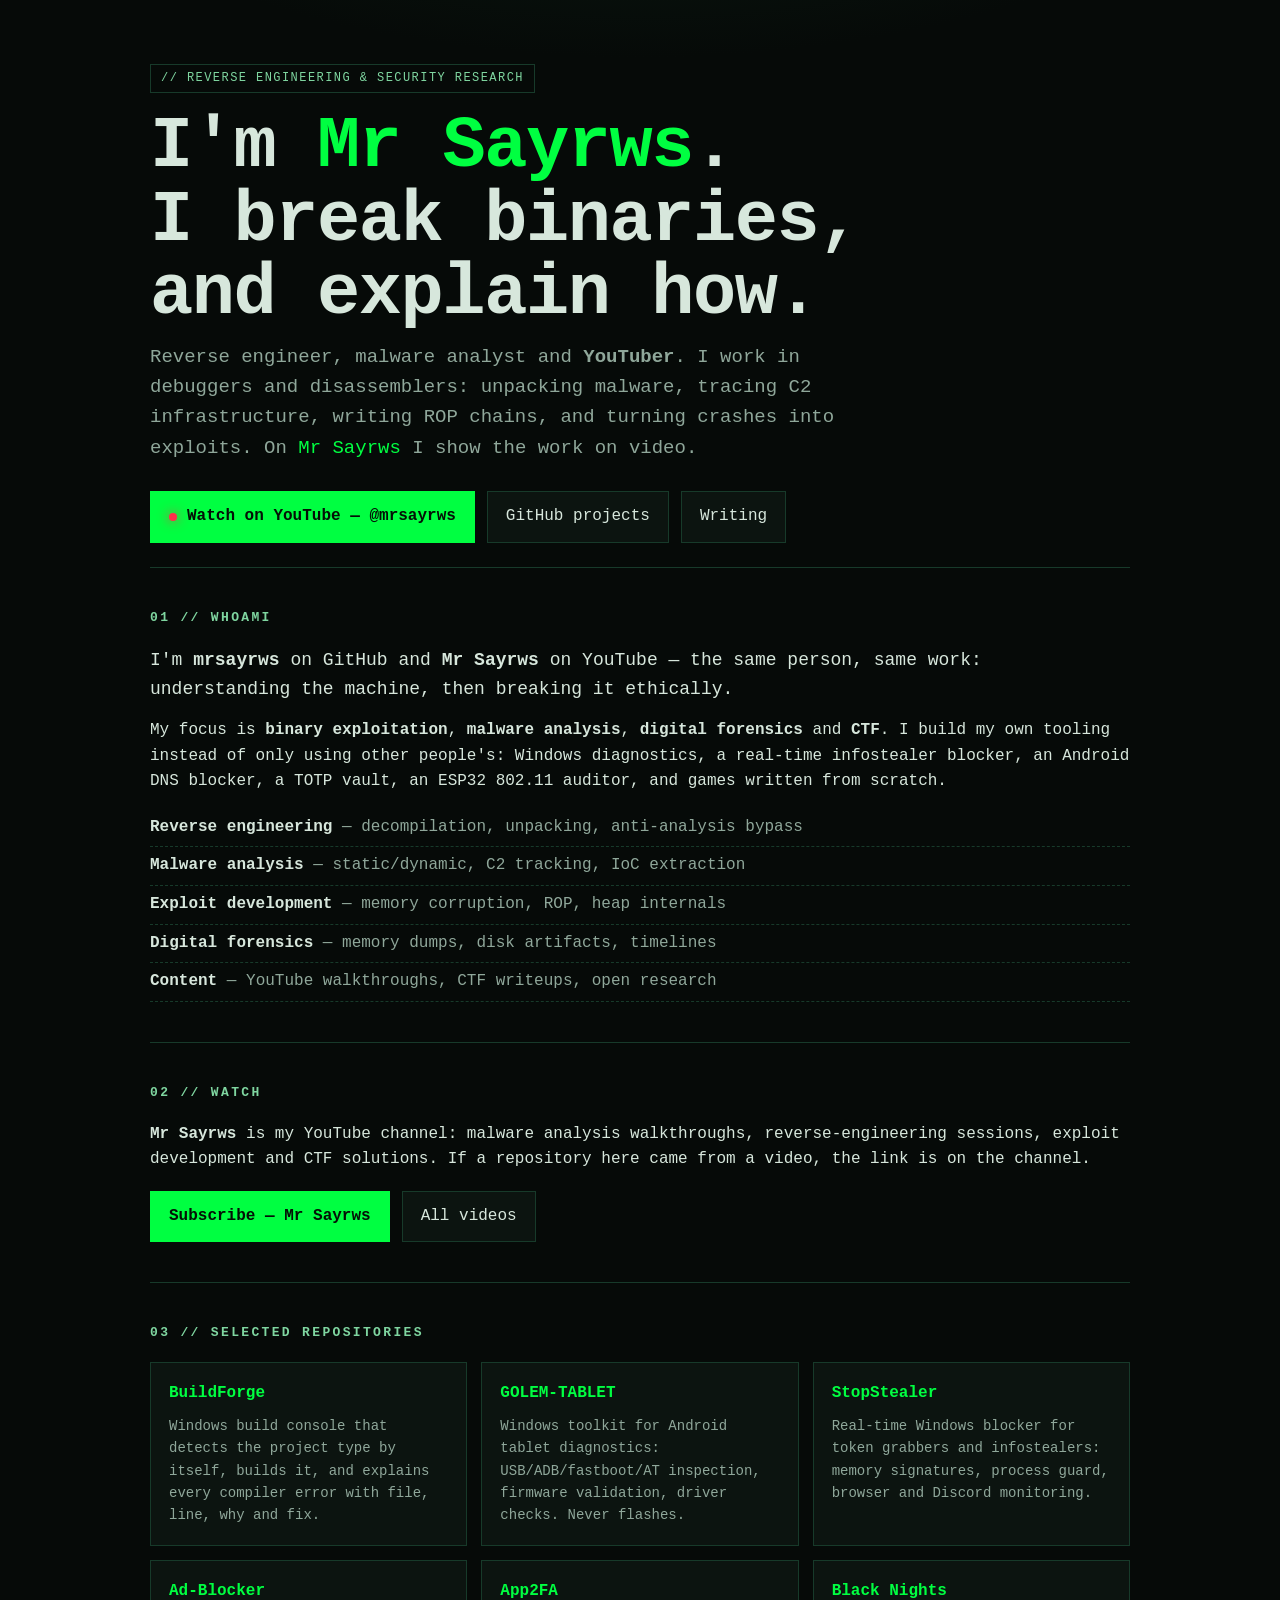
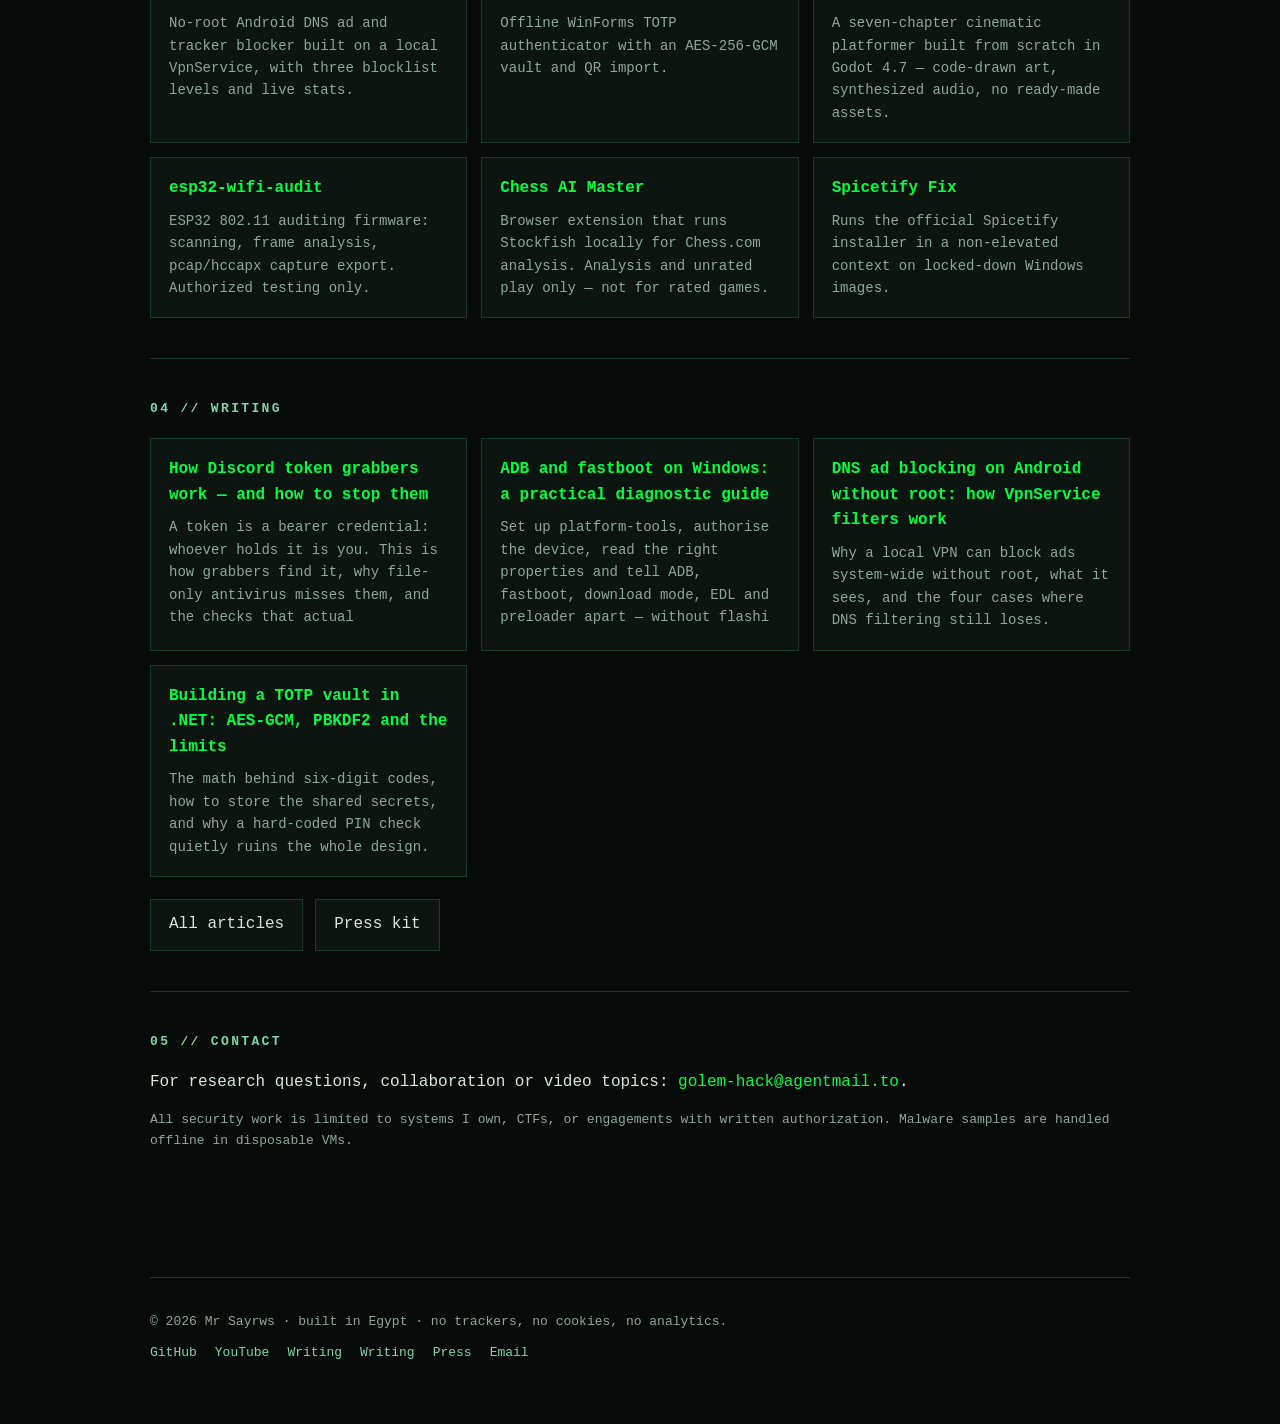
<file: index.html>
<!DOCTYPE html>
<html lang="en">
<head>
<meta charset="utf-8">
<meta name="viewport" content="width=device-width, initial-scale=1">
<title>Mr Sayrws (mrsayrws) — Reverse Engineer, Malware Analyst &amp; YouTuber</title>
<meta name="description" content="Mr Sayrws (mrsayrws) is a reverse engineer, malware analyst and YouTube creator behind Mr Sayrws. Binary exploitation, digital forensics, CTF and security tooling.">
<meta name="author" content="Mr Sayrws">
<meta name="keywords" content="Mr Sayrws, mrsayrws, Mr Sayrws, reverse engineering, malware analysis, binary exploitation, CTF, cybersecurity, YouTube">
<link rel="canonical" href="https://mrsayrws.github.io/">
<link rel="me" href="https://github.com/mrsayrws">
<link rel="me" href="https://www.youtube.com/@mrsayrws">
<meta name="robots" content="index, follow, max-image-preview:large">
<meta name="google-site-verification" content="itfuh0F8UmH4nGL3xuDsDwhrb2msO8mCsPyggxAlcc0">
<meta property="profile:username" content="mrsayrws">
<meta property="og:type" content="profile">
<meta property="og:title" content="Mr Sayrws — Reverse Engineer &amp; YouTuber">
<meta property="og:description" content="Reverse engineering, malware analysis, exploit development and CTF — on GitHub and on YouTube at Mr Sayrws.">
<meta property="og:url" content="https://mrsayrws.github.io/">
<meta property="og:image" content="https://mrsayrws.github.io/assets/og.png">
<meta name="twitter:card" content="summary_large_image">
<meta name="twitter:title" content="Mr Sayrws — Reverse Engineer &amp; YouTuber">
<meta name="twitter:description" content="Reverse engineering, malware analysis, exploit development and CTF — GitHub and YouTube.">
<meta name="twitter:image" content="https://mrsayrws.github.io/assets/og.png">
<script type="application/ld+json">
{
  "@context": "https://schema.org",
  "@type": "Person",
  "name": "Mr Sayrws",
  "alternateName": ["mrsayrws", "GOLEM", "Mr Sayrws"],
  "url": "https://mrsayrws.github.io/",
  "image": "https://github.com/mrsayrws.png",
  "jobTitle": "Reverse Engineer & YouTuber",
  "description": "Reverse engineer, malware analyst and YouTube creator. Binary exploitation, digital forensics, CTF and security tooling.",
  "knowsAbout": ["Reverse Engineering", "Malware Analysis", "Binary Exploitation", "Digital Forensics", "CTF", "Windows Internals"],
  "sameAs": [
    "https://github.com/mrsayrws",
    "https://www.youtube.com/@mrsayrws"
  ]
}
</script>
<style>
  :root {
    --bg: #060a08;
    --panel: #0c1410;
    --line: #173a2a;
    --green: #00ff41;
    --dim: #7fd6a0;
    --text: #d7e7dc;
    --muted: #8fa79a;
    --red: #ff2f4a;
  }
  * { box-sizing: border-box; }
  html { scroll-behavior: smooth; }
  body {
    margin: 0;
    background: radial-gradient(1200px 600px at 50% -10%, #0d2418 0%, var(--bg) 60%);
    color: var(--text);
    font: 16px/1.6 ui-monospace, "Cascadia Code", "Fira Code", Consolas, monospace;
  }
  a { color: var(--green); text-decoration: none; }
  a:hover, a:focus-visible { text-decoration: underline; }
  .wrap { width: min(980px, 92vw); margin: 0 auto; }
  header { padding: 64px 0 24px; }
  .tag {
    display: inline-block; padding: 4px 10px; border: 1px solid var(--line);
    color: var(--dim); font-size: 12px; letter-spacing: .12em; text-transform: uppercase;
  }
  h1 { font-size: clamp(38px, 7vw, 72px); line-height: 1.02; margin: 18px 0 10px; letter-spacing: -.02em; }
  h1 span { color: var(--green); }
  .role { color: var(--muted); font-size: clamp(15px, 2vw, 19px); max-width: 62ch; }
  .cta { display: flex; flex-wrap: wrap; gap: 12px; margin: 28px 0 0; }
  .btn {
    display: inline-flex; align-items: center; gap: 10px; padding: 12px 18px;
    border: 1px solid var(--line); color: var(--text); background: var(--panel);
  }
  .btn:hover { border-color: var(--green); text-decoration: none; }
  .btn.primary { background: var(--green); color: #041006; border-color: var(--green); font-weight: 700; }
  .btn.primary:hover { filter: brightness(1.1); }
  .dot { width: 8px; height: 8px; background: var(--red); border-radius: 50%; box-shadow: 0 0 12px var(--red); }
  main { padding-bottom: 72px; }
  section { padding: 40px 0; border-top: 1px solid var(--line); }
  h2 { font-size: 13px; letter-spacing: .18em; text-transform: uppercase; color: var(--dim); margin: 0 0 18px; }
  p { margin: 0 0 14px; color: var(--text); }
  .lead { font-size: 18px; }
  .grid { display: grid; gap: 14px; grid-template-columns: repeat(auto-fit, minmax(240px, 1fr)); }
  .card {
    display: block; padding: 18px; background: var(--panel); border: 1px solid var(--line);
    transition: border-color .15s ease, transform .15s ease;
  }
  .card:hover { border-color: var(--green); transform: translateY(-2px); text-decoration: none; }
  .card h3 { margin: 0 0 8px; font-size: 16px; color: var(--green); }
  .card p { margin: 0; color: var(--muted); font-size: 14px; }
  .kicker { color: var(--red); font-size: 13px; }
  ul.clean { list-style: none; padding: 0; margin: 0; }
  ul.clean li { padding: 6px 0; border-bottom: 1px dashed var(--line); color: var(--muted); }
  ul.clean li strong { color: var(--text); font-weight: 600; }
  footer { padding: 34px 0 60px; border-top: 1px solid var(--line); color: var(--muted); font-size: 13px; }
  .links { display: flex; flex-wrap: wrap; gap: 18px; margin-top: 10px; }
  .links a { color: var(--dim); }
  .note { color: var(--muted); font-size: 13px; }
  @media (prefers-reduced-motion: reduce) { html { scroll-behavior: auto; } .card { transition: none; } }
</style>
</head>
<body>
<div class="wrap">

<header>
  <span class="tag">// reverse engineering &amp; security research</span>
  <h1>I'm <span>Mr Sayrws</span>.<br>I break binaries,<br>and explain how.</h1>
  <p class="role">
    Reverse engineer, malware analyst and <strong>YouTuber</strong>.
    I work in debuggers and disassemblers: unpacking malware, tracing C2
    infrastructure, writing ROP chains, and turning crashes into exploits.
    On <a href="https://www.youtube.com/@mrsayrws">Mr Sayrws</a> I show the work on video.
  </p>
  <div class="cta">
    <a class="btn primary" href="https://www.youtube.com/@mrsayrws">
      <span class="dot" aria-hidden="true"></span> Watch on YouTube — @mrsayrws
    </a>
    <a class="btn" href="https://github.com/mrsayrws">GitHub projects</a>
    <a class="btn" href="/blog/">Writing</a>
  </div>
</header>

<main>

<section id="about">
  <h2>01 // whoami</h2>
  <p class="lead">
    I'm <strong>mrsayrws</strong> on GitHub and <strong>Mr Sayrws</strong> on YouTube —
    the same person, same work: understanding the machine, then breaking it ethically.
  </p>
  <p>
    My focus is <strong>binary exploitation</strong>, <strong>malware analysis</strong>,
    <strong>digital forensics</strong> and <strong>CTF</strong>. I build my own tooling
    instead of only using other people's: Windows diagnostics, a real-time
    infostealer blocker, an Android DNS blocker, a TOTP vault, an ESP32 802.11
    auditor, and games written from scratch.
  </p>
  <ul class="clean">
    <li><strong>Reverse engineering</strong> — decompilation, unpacking, anti-analysis bypass</li>
    <li><strong>Malware analysis</strong> — static/dynamic, C2 tracking, IoC extraction</li>
    <li><strong>Exploit development</strong> — memory corruption, ROP, heap internals</li>
    <li><strong>Digital forensics</strong> — memory dumps, disk artifacts, timelines</li>
    <li><strong>Content</strong> — YouTube walkthroughs, CTF writeups, open research</li>
  </ul>
</section>

<section id="youtube">
  <h2>02 // watch</h2>
  <p>
    <strong>Mr Sayrws</strong> is my YouTube channel: malware analysis
    walkthroughs, reverse-engineering sessions, exploit development and CTF
    solutions. If a repository here came from a video, the link is on the channel.
  </p>
  <div class="cta" style="margin-top:18px">
    <a class="btn primary" href="https://www.youtube.com/@mrsayrws">Subscribe — Mr Sayrws</a>
    <a class="btn" href="https://www.youtube.com/@mrsayrws/videos">All videos</a>
  </div>
</section>

<section id="projects">
  <h2>03 // selected repositories</h2>
  <div class="grid">
    <a class="card" href="/buildforge/">
      <h3>BuildForge</h3>
      <p>Windows build console that detects the project type by itself, builds it, and explains every compiler error with file, line, why and fix.</p>
    </a>
    <a class="card" href="https://github.com/mrsayrws/GOLEM-TABLET">
      <h3>GOLEM-TABLET</h3>
      <p>Windows toolkit for Android tablet diagnostics: USB/ADB/fastboot/AT inspection, firmware validation, driver checks. Never flashes.</p>
    </a>
    <a class="card" href="https://github.com/mrsayrws/StopStealer">
      <h3>StopStealer</h3>
      <p>Real-time Windows blocker for token grabbers and infostealers: memory signatures, process guard, browser and Discord monitoring.</p>
    </a>
    <a class="card" href="https://github.com/mrsayrws/Ad-Blocker">
      <h3>Ad-Blocker</h3>
      <p>No-root Android DNS ad and tracker blocker built on a local VpnService, with three blocklist levels and live stats.</p>
    </a>
    <a class="card" href="https://github.com/mrsayrws/App2FA">
      <h3>App2FA</h3>
      <p>Offline WinForms TOTP authenticator with an AES-256-GCM vault and QR import.</p>
    </a>
    <a class="card" href="https://github.com/mrsayrws/BlackNights_Release">
      <h3>Black Nights</h3>
      <p>A seven-chapter cinematic platformer built from scratch in Godot 4.7 — code-drawn art, synthesized audio, no ready-made assets.</p>
    </a>
    <a class="card" href="https://github.com/mrsayrws/esp32-wifi-audit">
      <h3>esp32-wifi-audit</h3>
      <p>ESP32 802.11 auditing firmware: scanning, frame analysis, pcap/hccapx capture export. Authorized testing only.</p>
    </a>
    <a class="card" href="https://github.com/mrsayrws/chess-ai-master">
      <h3>Chess AI Master</h3>
      <p>Browser extension that runs Stockfish locally for Chess.com analysis. Analysis and unrated play only — not for rated games.</p>
    </a>
    <a class="card" href="https://github.com/mrsayrws/Spicetify-Fix-UserMode">
      <h3>Spicetify Fix</h3>
      <p>Runs the official Spicetify installer in a non-elevated context on locked-down Windows images.</p>
    </a>
  </div>
</section>


<section id="writing">
  <h2>04 // writing</h2>
  <div class="grid">
    <a class="card" href="/blog/discord-token-grabbers.html">
      <h3>How Discord token grabbers work — and how to stop them</h3>
      <p>A token is a bearer credential: whoever holds it is you. This is how grabbers find it, why file-only antivirus misses them, and the checks that actual</p>
    </a>
    <a class="card" href="/blog/adb-fastboot-windows-guide.html">
      <h3>ADB and fastboot on Windows: a practical diagnostic guide</h3>
      <p>Set up platform-tools, authorise the device, read the right properties and tell ADB, fastboot, download mode, EDL and preloader apart — without flashi</p>
    </a>
    <a class="card" href="/blog/android-dns-ad-blocking.html">
      <h3>DNS ad blocking on Android without root: how VpnService filters work</h3>
      <p>Why a local VPN can block ads system-wide without root, what it sees, and the four cases where DNS filtering still loses.</p>
    </a>
    <a class="card" href="/blog/totp-vault-dotnet.html">
      <h3>Building a TOTP vault in .NET: AES-GCM, PBKDF2 and the limits</h3>
      <p>The math behind six-digit codes, how to store the shared secrets, and why a hard-coded PIN check quietly ruins the whole design.</p>
    </a>
  </div>
  <div class="cta" style="margin-top:22px">
    <a class="btn" href="/blog/">All articles</a>
    <a class="btn" href="/press.html">Press kit</a>
  </div>
</section>

<section id="contact">
  <h2>05 // contact</h2>
  <p>
    For research questions, collaboration or video topics:
    <a href="mailto:golem-hack@agentmail.to">golem-hack@agentmail.to</a>.
  </p>
  <p class="note">
    All security work is limited to systems I own, CTFs, or engagements with
    written authorization. Malware samples are handled offline in disposable VMs.
  </p>
</section>

</main>

<footer>
  <div>© <span id="year">2026</span> Mr Sayrws · built in Egypt · no trackers, no cookies, no analytics.</div>
  <div class="links">
    <a href="https://github.com/mrsayrws">GitHub</a>
    <a href="https://www.youtube.com/@mrsayrws">YouTube</a>
    <a href="/blog/">Writing</a>
    <a href="/blog/">Writing</a>
    <a href="/press.html">Press</a>
    <a href="mailto:golem-hack@agentmail.to">Email</a>
  </div>
</footer>

</div>
<script>document.getElementById("year").textContent = new Date().getFullYear();</script>
</body>
</html>
</file>
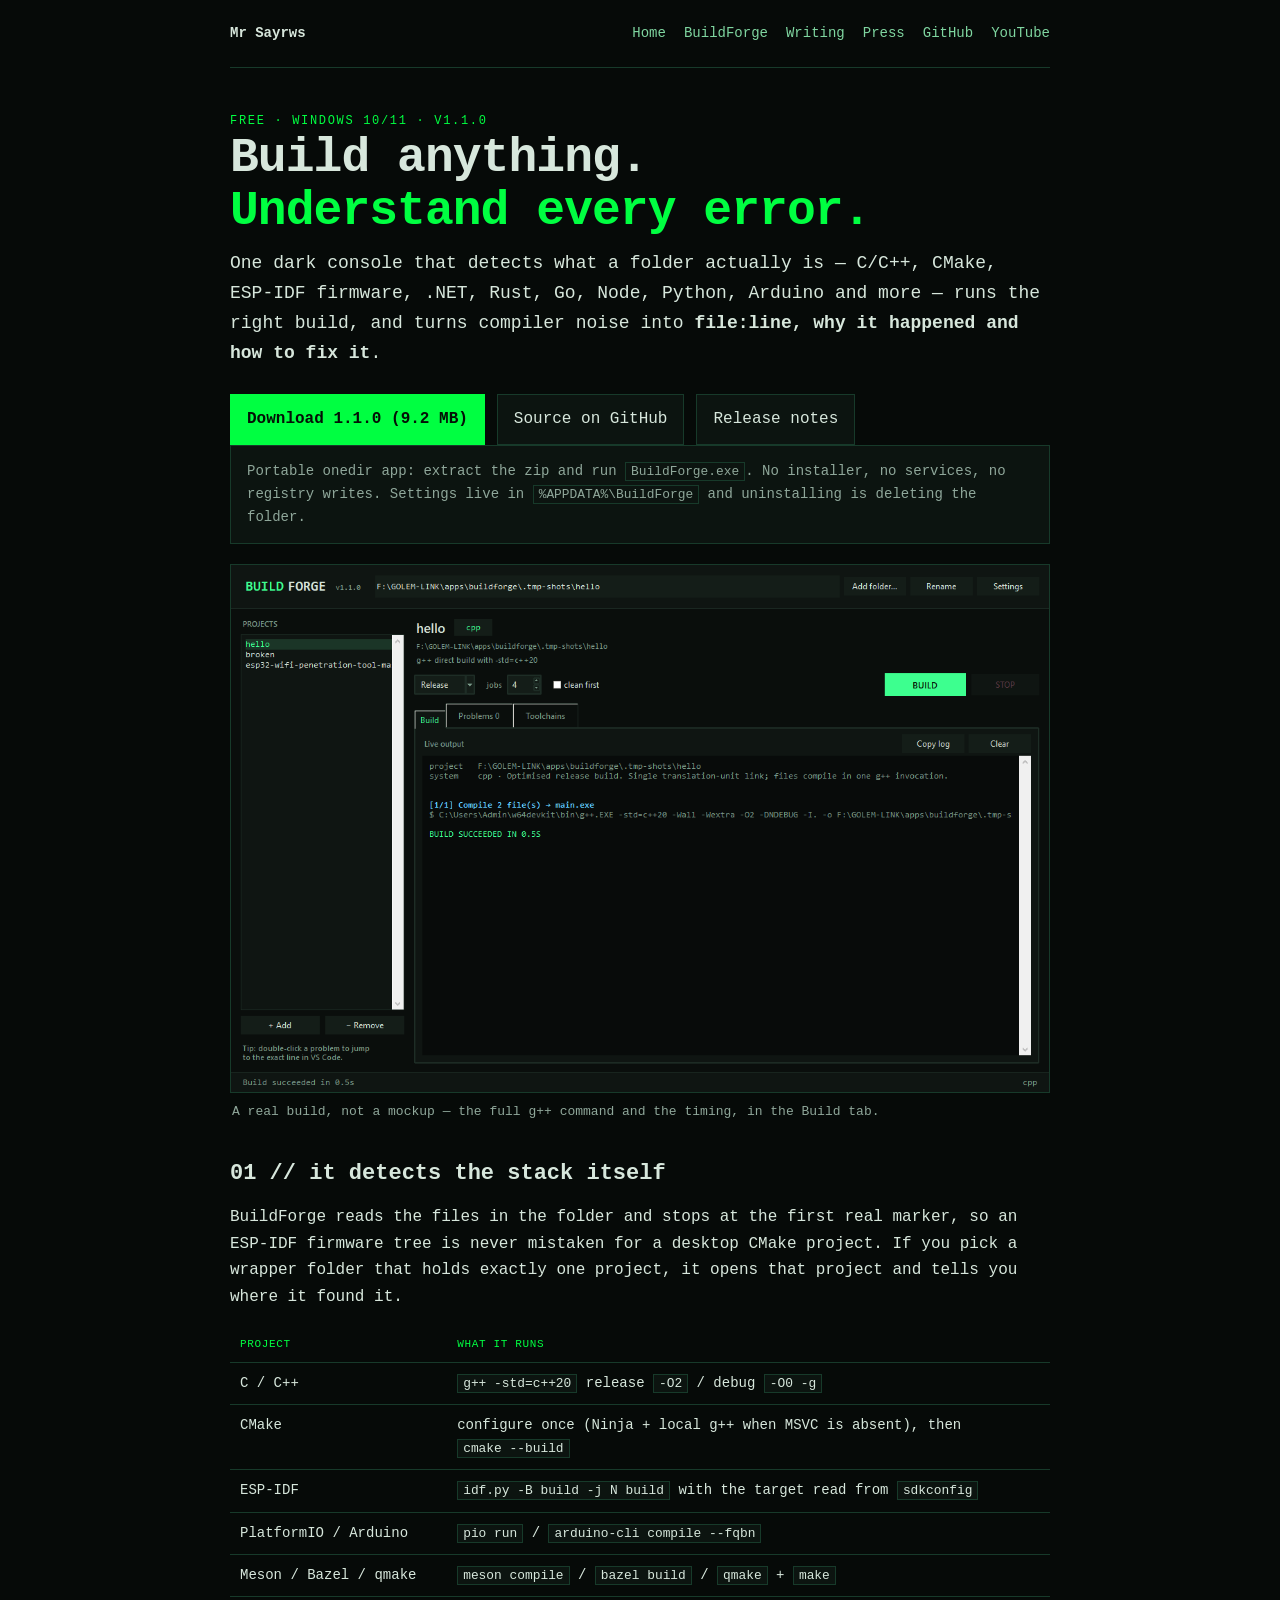
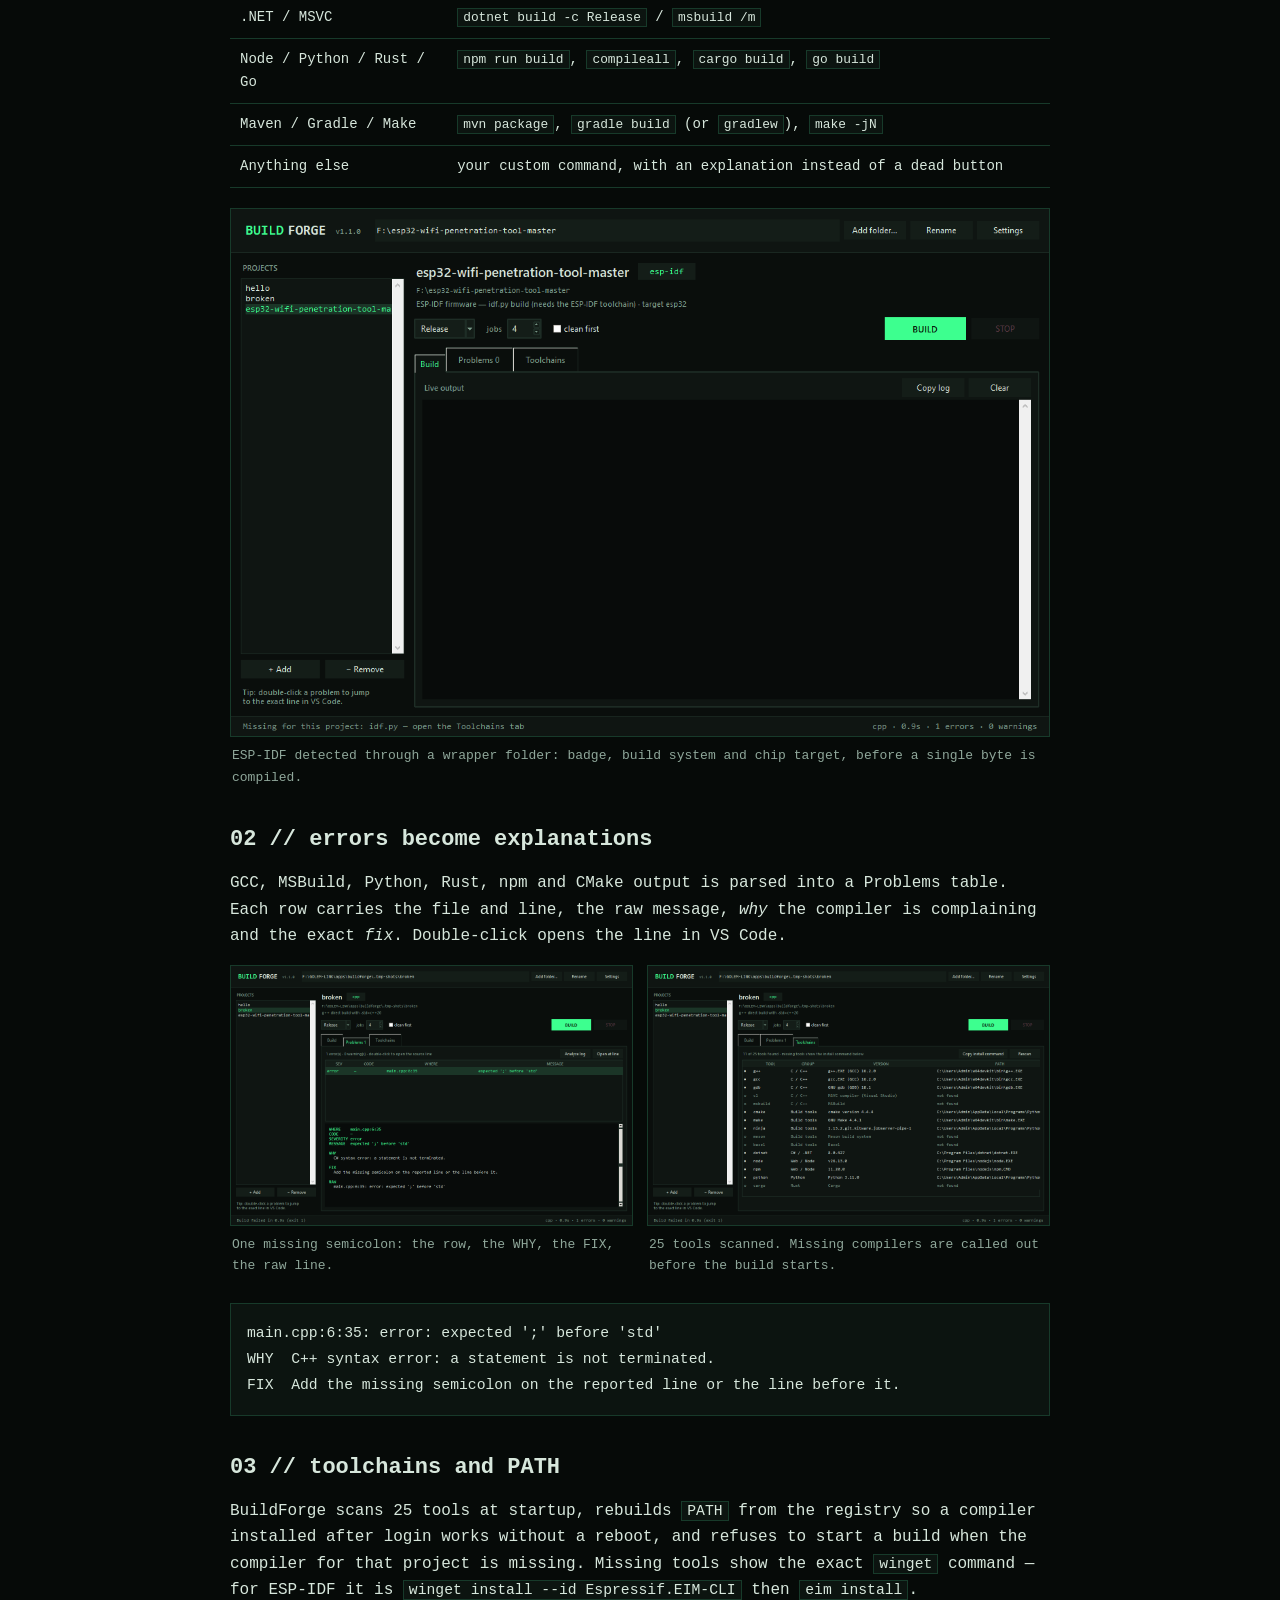
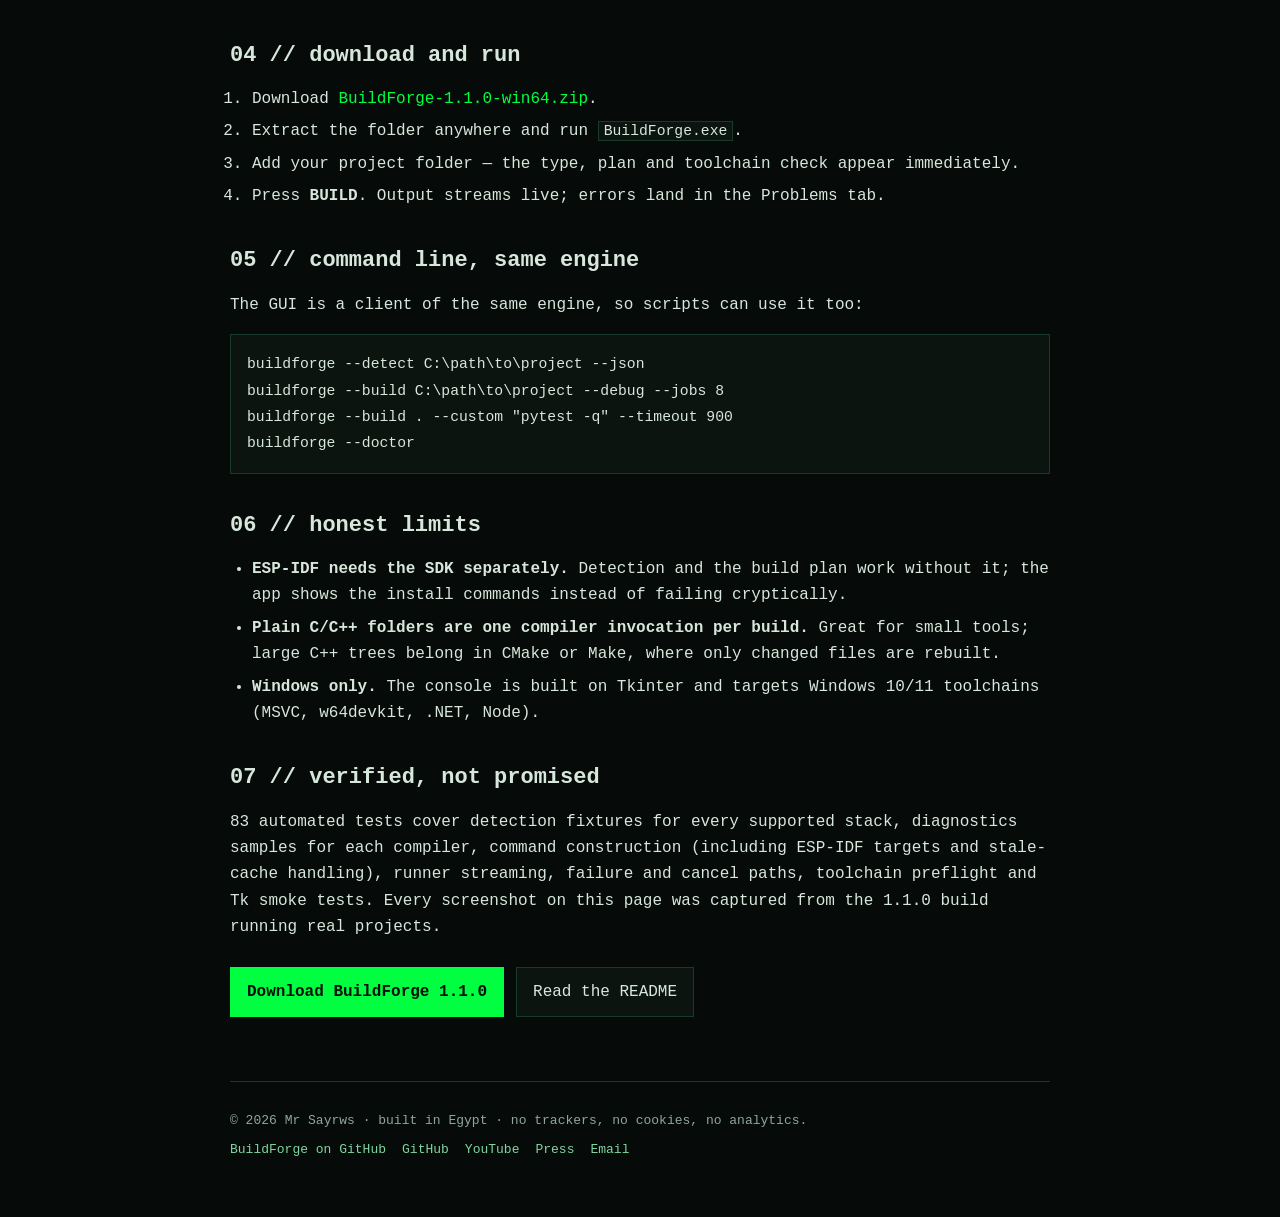
<file: buildforge/index.html>
<!DOCTYPE html>
<html lang="en">
<head>
<meta charset="utf-8">
<meta name="viewport" content="width=device-width, initial-scale=1">
<title>BuildForge — universal build console for Windows</title>
<meta name="description" content="BuildForge detects any project — C/C++, CMake, ESP-IDF, .NET, Rust, Go, Node, Python, Arduino and more — builds it fast, and explains every compiler error with file, line, why and fix. Free Windows app by Mr Sayrws.">
<meta name="author" content="Mr Sayrws">
<meta name="keywords" content="BuildForge, build tool, Windows build console, CMake GUI, ESP-IDF build, compiler error explainer, Mr Sayrws, mrsayrws">
<link rel="canonical" href="https://mrsayrws.github.io/buildforge/">
<link rel="me" href="https://github.com/mrsayrws">
<link rel="me" href="https://www.youtube.com/@mrsayrws">
<meta property="og:type" content="website">
<meta property="og:title" content="BuildForge — build anything, understand every error">
<meta property="og:description" content="One dark Windows console that detects the project type, builds it, and turns compiler output into file, line, why and fix.">
<meta property="og:url" content="https://mrsayrws.github.io/buildforge/">
<meta property="og:image" content="https://mrsayrws.github.io/assets/buildforge/build.png">
<meta name="twitter:card" content="summary_large_image">
<meta name="twitter:title" content="BuildForge — universal build console">
<meta name="twitter:description" content="Detects 17 project types, builds them, explains every error. Free for Windows 10/11.">
<meta name="twitter:image" content="https://mrsayrws.github.io/assets/buildforge/build.png">
<link rel="alternate" type="application/rss+xml" title="Mr Sayrws — Writing" href="https://mrsayrws.github.io/feed.xml">
<link rel="stylesheet" href="/assets/site.css">
<style>
  figure { margin: 0 0 20px; }
  figure img { width: 100%; display: block; border: 1px solid var(--line); background: var(--panel); }
  figcaption { color: var(--muted); font-size: 13px; padding: 8px 2px 0; }
  .shots { display: grid; gap: 14px; grid-template-columns: 1fr 1fr; margin: 0 0 6px; }
  @media (max-width: 700px) { .shots { grid-template-columns: 1fr; } }
  .kicker { color: var(--green); font-size: 12px; letter-spacing: .14em; text-transform: uppercase; }
  table { width: 100%; border-collapse: collapse; margin: 0 0 20px; font-size: 14px; }
  th, td { text-align: left; padding: 9px 10px; border-bottom: 1px solid var(--line); vertical-align: top; }
  th { color: var(--green); font-weight: 400; letter-spacing: .06em; text-transform: uppercase; font-size: 11px; }
  td code { white-space: nowrap; }
</style>
<script type="application/ld+json">
{
  "@context": "https://schema.org",
  "@type": "SoftwareApplication",
  "name": "BuildForge",
  "applicationCategory": "DeveloperApplication",
  "operatingSystem": "Windows 10, Windows 11",
  "description": "Universal build console that detects the project type, builds it fast, and explains every compiler error with file, line, cause and fix.",
  "url": "https://mrsayrws.github.io/buildforge/",
  "downloadUrl": "https://github.com/mrsayrws/BuildForge/releases/download/v1.1.0/BuildForge-1.1.0-win64.zip",
  "softwareVersion": "1.1.0",
  "author": { "@type": "Person", "name": "Mr Sayrws", "url": "https://mrsayrws.github.io/" },
  "offers": { "@type": "Offer", "price": "0", "priceCurrency": "USD" },
  "screenshot": "https://mrsayrws.github.io/assets/buildforge/build.png",
  "sameAs": "https://github.com/mrsayrws/BuildForge"
}
</script>
</head>
<body><div class="wrap">
<nav class="top">
  <a class="brand" href="/">Mr Sayrws</a>
  <a href="/">Home</a>
  <a href="/buildforge/">BuildForge</a>
  <a href="/blog/">Writing</a>
  <a href="/press.html">Press</a>
  <a href="https://github.com/mrsayrws">GitHub</a>
  <a href="https://www.youtube.com/@mrsayrws">YouTube</a>
</nav>
<main>

<div class="kicker">Free · Windows 10/11 · v1.1.0</div>
<h1>Build anything.<br><span>Understand every error.</span></h1>
<p class="lead">
  One dark console that detects what a folder actually is — C/C++, CMake,
  ESP-IDF firmware, .NET, Rust, Go, Node, Python, Arduino and more — runs the
  right build, and turns compiler noise into <strong>file:line, why it happened
  and how to fix it</strong>.
</p>
<div class="cta">
  <a class="btn primary" href="https://github.com/mrsayrws/BuildForge/releases/download/v1.1.0/BuildForge-1.1.0-win64.zip">Download 1.1.0 (9.2 MB)</a>
  <a class="btn" href="https://github.com/mrsayrws/BuildForge">Source on GitHub</a>
  <a class="btn" href="https://github.com/mrsayrws/BuildForge/releases">Release notes</a>
</div>
<p class="note">
  Portable onedir app: extract the zip and run <code>BuildForge.exe</code>.
  No installer, no services, no registry writes. Settings live in
  <code>%APPDATA%\BuildForge</code> and uninstalling is deleting the folder.
</p>

<figure>
  <img src="/assets/buildforge/build.png" alt="BuildForge window: a real C++ project built successfully, with the exact g++ command and build time in a dark console">
  <figcaption>A real build, not a mockup — the full g++ command and the timing, in the Build tab.</figcaption>
</figure>

<h2>01 // it detects the stack itself</h2>
<p>
  BuildForge reads the files in the folder and stops at the first real marker,
  so an ESP-IDF firmware tree is never mistaken for a desktop CMake project.
  If you pick a wrapper folder that holds exactly one project, it opens that
  project and tells you where it found it.
</p>
<table>
  <tr><th>Project</th><th>What it runs</th></tr>
  <tr><td>C / C++</td><td><code>g++ -std=c++20</code> release <code>-O2</code> / debug <code>-O0 -g</code></td></tr>
  <tr><td>CMake</td><td>configure once (Ninja + local g++ when MSVC is absent), then <code>cmake --build</code></td></tr>
  <tr><td>ESP-IDF</td><td><code>idf.py -B build -j N build</code> with the target read from <code>sdkconfig</code></td></tr>
  <tr><td>PlatformIO / Arduino</td><td><code>pio run</code> / <code>arduino-cli compile --fqbn</code></td></tr>
  <tr><td>Meson / Bazel / qmake</td><td><code>meson compile</code> / <code>bazel build</code> / <code>qmake</code> + <code>make</code></td></tr>
  <tr><td>.NET / MSVC</td><td><code>dotnet build -c Release</code> / <code>msbuild /m</code></td></tr>
  <tr><td>Node / Python / Rust / Go</td><td><code>npm run build</code>, <code>compileall</code>, <code>cargo build</code>, <code>go build</code></td></tr>
  <tr><td>Maven / Gradle / Make</td><td><code>mvn package</code>, <code>gradle build</code> (or <code>gradlew</code>), <code>make -jN</code></td></tr>
  <tr><td>Anything else</td><td>your custom command, with an explanation instead of a dead button</td></tr>
</table>

<figure>
  <img src="/assets/buildforge/detect.png" alt="BuildForge detecting an ESP-IDF firmware project inside a wrapper folder, showing the esp-idf badge and the esp32 target">
  <figcaption>ESP-IDF detected through a wrapper folder: badge, build system and chip target, before a single byte is compiled.</figcaption>
</figure>

<h2>02 // errors become explanations</h2>
<p>
  GCC, MSBuild, Python, Rust, npm and CMake output is parsed into a Problems
  table. Each row carries the file and line, the raw message, <em>why</em> the
  compiler is complaining and the exact <em>fix</em>. Double-click opens the
  line in VS Code.
</p>
<div class="shots">
  <figure>
    <img src="/assets/buildforge/problems.png" alt="Problems tab showing a missing semicolon with WHY and FIX explanations and the source line">
    <figcaption>One missing semicolon: the row, the WHY, the FIX, the raw line.</figcaption>
  </figure>
  <figure>
    <img src="/assets/buildforge/toolchains.png" alt="Toolchains tab listing 25 build tools, versions, paths and which ones are missing">
    <figcaption>25 tools scanned. Missing compilers are called out before the build starts.</figcaption>
  </figure>
</div>
<pre><code>main.cpp:6:35: error: expected ';' before 'std'
WHY  C++ syntax error: a statement is not terminated.
FIX  Add the missing semicolon on the reported line or the line before it.</code></pre>

<h2>03 // toolchains and PATH</h2>
<p>
  BuildForge scans 25 tools at startup, rebuilds <code>PATH</code> from the
  registry so a compiler installed after login works without a reboot, and
  refuses to start a build when the compiler for that project is missing.
  Missing tools show the exact <code>winget</code> command — for ESP-IDF it is
  <code>winget install --id Espressif.EIM-CLI</code> then <code>eim install</code>.
</p>

<h2>04 // download and run</h2>
<ol>
  <li>Download <a href="https://github.com/mrsayrws/BuildForge/releases/download/v1.1.0/BuildForge-1.1.0-win64.zip">BuildForge-1.1.0-win64.zip</a>.</li>
  <li>Extract the folder anywhere and run <code>BuildForge.exe</code>.</li>
  <li>Add your project folder — the type, plan and toolchain check appear immediately.</li>
  <li>Press <strong>BUILD</strong>. Output streams live; errors land in the Problems tab.</li>
</ol>

<h2>05 // command line, same engine</h2>
<p>The GUI is a client of the same engine, so scripts can use it too:</p>
<pre><code>buildforge --detect C:\path\to\project --json
buildforge --build C:\path\to\project --debug --jobs 8
buildforge --build . --custom "pytest -q" --timeout 900
buildforge --doctor</code></pre>

<h2>06 // honest limits</h2>
<ul>
  <li><strong>ESP-IDF needs the SDK separately.</strong> Detection and the build
    plan work without it; the app shows the install commands instead of failing
    cryptically.</li>
  <li><strong>Plain C/C++ folders are one compiler invocation per build.</strong>
    Great for small tools; large C++ trees belong in CMake or Make, where only
    changed files are rebuilt.</li>
  <li><strong>Windows only.</strong> The console is built on Tkinter and targets
    Windows 10/11 toolchains (MSVC, w64devkit, .NET, Node).</li>
</ul>

<h2>07 // verified, not promised</h2>
<p>
  83 automated tests cover detection fixtures for every supported stack,
  diagnostics samples for each compiler, command construction (including
  ESP-IDF targets and stale-cache handling), runner streaming, failure and
  cancel paths, toolchain preflight and Tk smoke tests. Every screenshot on
  this page was captured from the 1.1.0 build running real projects.
</p>
<div class="cta">
  <a class="btn primary" href="https://github.com/mrsayrws/BuildForge/releases/download/v1.1.0/BuildForge-1.1.0-win64.zip">Download BuildForge 1.1.0</a>
  <a class="btn" href="https://github.com/mrsayrws/BuildForge#readme">Read the README</a>
</div>

</main>

<footer>
  <div>© <span id="year">2026</span> Mr Sayrws · built in Egypt · no trackers, no cookies, no analytics.</div>
  <div class="links">
    <a href="https://github.com/mrsayrws/BuildForge">BuildForge on GitHub</a>
    <a href="https://github.com/mrsayrws">GitHub</a>
    <a href="https://www.youtube.com/@mrsayrws">YouTube</a>
    <a href="/press.html">Press</a>
    <a href="mailto:golem-hack@agentmail.to">Email</a>
  </div>
</footer>

</div>
<script>document.getElementById("year").textContent = new Date().getFullYear();</script>
</body>
</html>
</file>
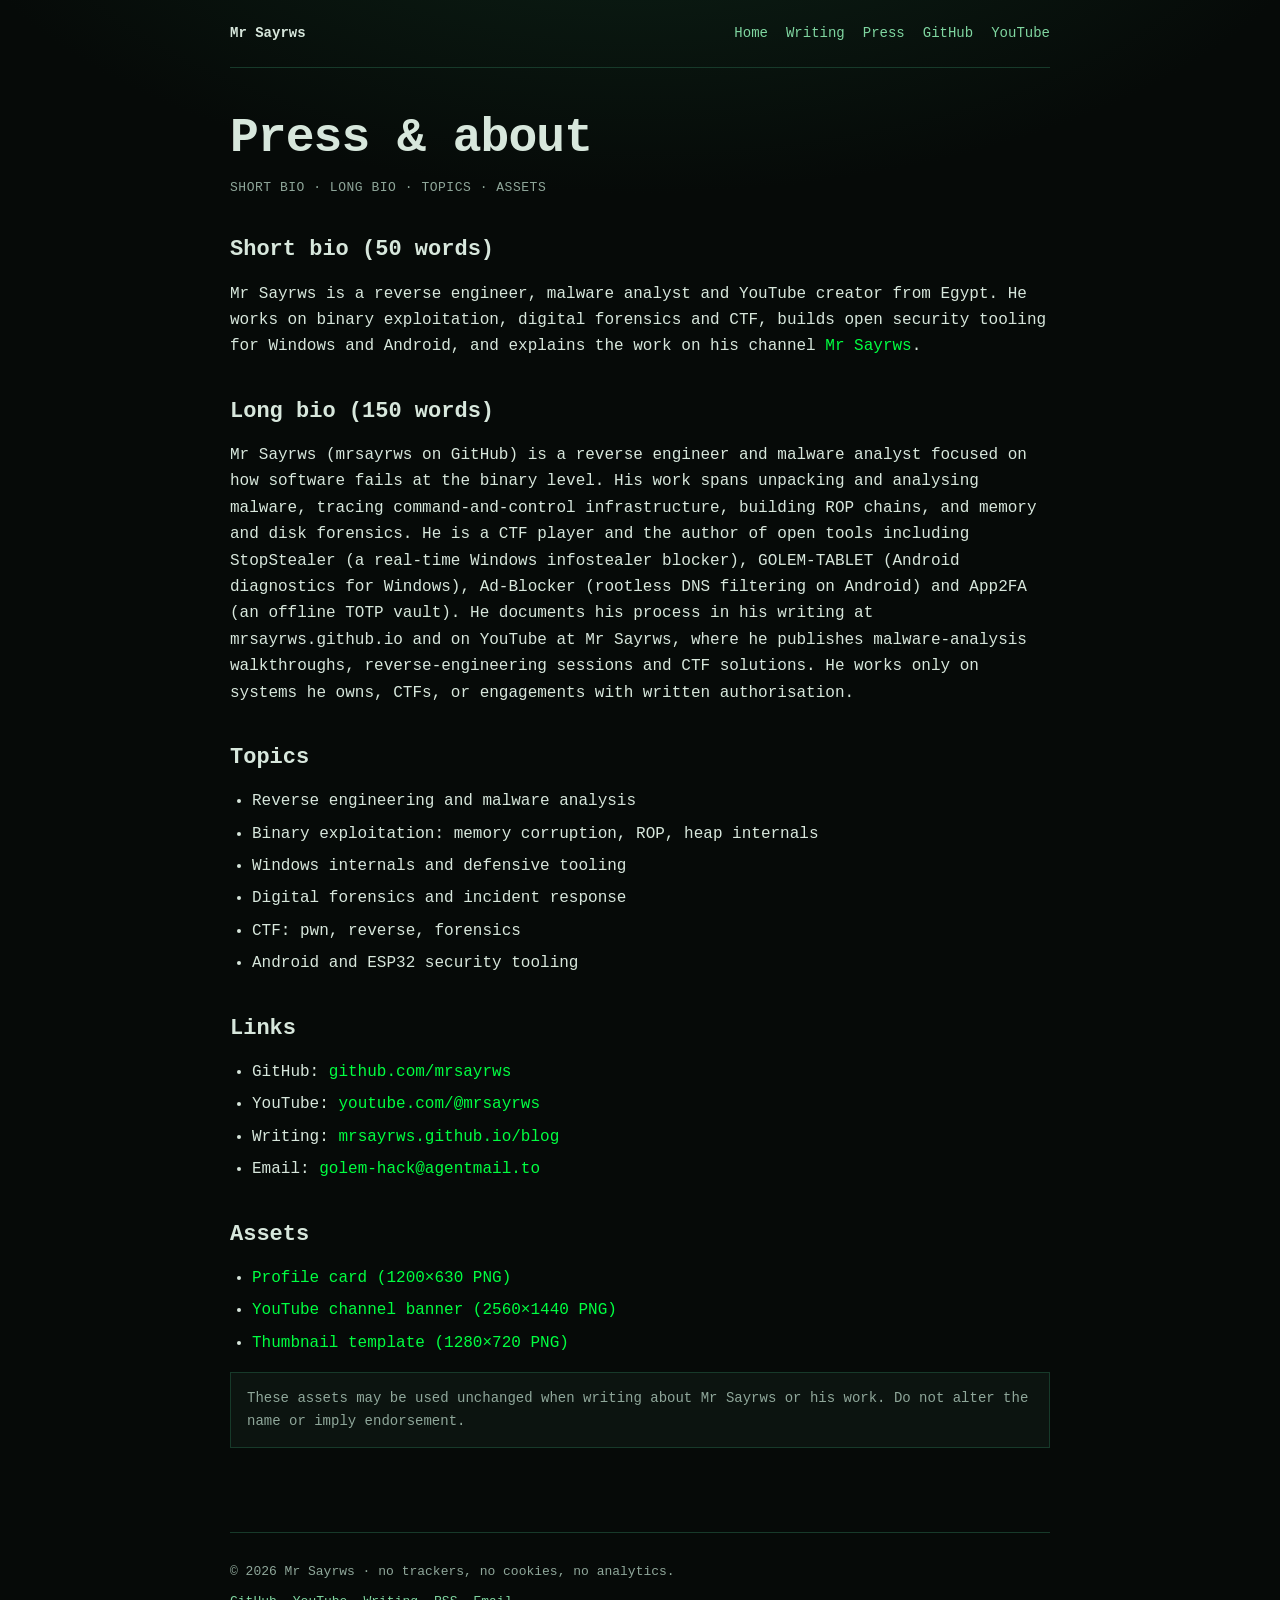
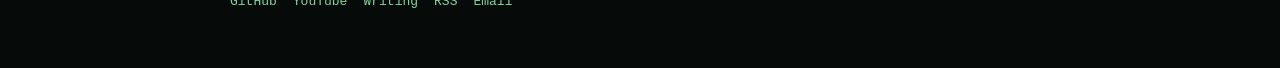
<file: press.html>
<!DOCTYPE html>
<html lang="en">
<head>
<meta charset="utf-8">
<meta name="viewport" content="width=device-width, initial-scale=1">
<title>Press &amp; about — Mr Sayrws (mrsayrws)</title>
<meta name="description" content="Bio, topics and media assets for Mr Sayrws, reverse engineer and creator of Mr Sayrws on YouTube.">
<meta name="author" content="Mr Sayrws">
<link rel="canonical" href="https://mrsayrws.github.io/press.html">
<link rel="me" href="https://github.com/mrsayrws">
<link rel="me" href="https://www.youtube.com/@mrsayrws">
<meta property="og:type" content="profile">
<meta property="og:title" content="Press &amp; about — Mr Sayrws">
<meta property="og:description" content="Bio, topics and media assets for Mr Sayrws, reverse engineer and creator of Mr Sayrws on YouTube.">
<meta property="og:url" content="https://mrsayrws.github.io/press.html">
<meta property="og:image" content="https://mrsayrws.github.io/assets/og.png">
<meta name="twitter:card" content="summary_large_image">
<meta name="twitter:image" content="https://mrsayrws.github.io/assets/og.png">
<link rel="alternate" type="application/rss+xml" title="Mr Sayrws — Writing" href="https://mrsayrws.github.io/feed.xml">
<link rel="stylesheet" href="/assets/site.css">

<script type="application/ld+json">{"@context":"https://schema.org","@type":"ProfilePage","url":"https://mrsayrws.github.io/press.html","mainEntity":{"@type":"Person","name":"Mr Sayrws","jobTitle":"Reverse Engineer & YouTuber","sameAs":["https://github.com/mrsayrws","https://www.youtube.com/@mrsayrws"]}}</script>
</head>
<body><div class="wrap">
<nav class="top">
  <a class="brand" href="/">Mr Sayrws</a>
  <a href="/">Home</a>
  <a href="/blog/">Writing</a>
  <a href="/press.html">Press</a>
  <a href="https://github.com/mrsayrws">GitHub</a>
  <a href="https://www.youtube.com/@mrsayrws">YouTube</a>
</nav>
<main>

<h1>Press &amp; about</h1>
<div class="meta">Short bio · long bio · topics · assets</div>

<h2>Short bio (50 words)</h2>
<p>Mr Sayrws is a reverse engineer, malware analyst and YouTube creator from Egypt.
He works on binary exploitation, digital forensics and CTF, builds open security
tooling for Windows and Android, and explains the work on his channel
<a href="https://www.youtube.com/@mrsayrws">Mr Sayrws</a>.</p>

<h2>Long bio (150 words)</h2>
<p>Mr Sayrws (mrsayrws on GitHub) is a reverse engineer and malware analyst focused
on how software fails at the binary level. His work spans unpacking and analysing
malware, tracing command-and-control infrastructure, building ROP chains, and
memory and disk forensics. He is a CTF player and the author of open tools
including StopStealer (a real-time Windows infostealer blocker), GOLEM-TABLET
(Android diagnostics for Windows), Ad-Blocker (rootless DNS filtering on Android)
and App2FA (an offline TOTP vault). He documents his process in his
writing at mrsayrws.github.io and on YouTube at Mr Sayrws, where he publishes
malware-analysis walkthroughs, reverse-engineering sessions and CTF solutions. He works only on
systems he owns, CTFs, or engagements with written authorisation.</p>

<h2>Topics</h2>
<ul>
  <li>Reverse engineering and malware analysis</li>
  <li>Binary exploitation: memory corruption, ROP, heap internals</li>
  <li>Windows internals and defensive tooling</li>
  <li>Digital forensics and incident response</li>
  <li>CTF: pwn, reverse, forensics</li>
  <li>Android and ESP32 security tooling</li>
</ul>

<h2>Links</h2>
<ul>
  <li>GitHub: <a href="https://github.com/mrsayrws">github.com/mrsayrws</a></li>
  <li>YouTube: <a href="https://www.youtube.com/@mrsayrws">youtube.com/@mrsayrws</a></li>
  <li>Writing: <a href="https://mrsayrws.github.io/blog/">mrsayrws.github.io/blog</a></li>
  <li>Email: <a href="mailto:golem-hack@agentmail.to">golem-hack@agentmail.to</a></li>
</ul>

<h2>Assets</h2>
<ul>
  <li><a href="/assets/og.png">Profile card (1200×630 PNG)</a></li>
  <li><a href="/assets/youtube-banner.png">YouTube channel banner (2560×1440 PNG)</a></li>
  <li><a href="/assets/thumbnail-template.png">Thumbnail template (1280×720 PNG)</a></li>
</ul>
<div class="note">These assets may be used unchanged when writing about Mr Sayrws or
his work. Do not alter the name or imply endorsement.</div>

</main>
<footer>
  <div>© 2026 Mr Sayrws · no trackers, no cookies, no analytics.</div>
  <div class="links">
    <a href="https://github.com/mrsayrws">GitHub</a>
    <a href="https://www.youtube.com/@mrsayrws">YouTube</a>
    <a href="/blog/">Writing</a>
    <a href="/feed.xml">RSS</a>
    <a href="mailto:golem-hack@agentmail.to">Email</a>
  </div>
</footer>
</div></body>
</html>
</file>
<file: assets/site.css>
:root{--bg:#060a08;--panel:#0c1410;--line:#173a2a;--green:#00ff41;--dim:#7fd6a0;--text:#d7e7dc;--muted:#8fa79a;--red:#ff2f4a}
*{box-sizing:border-box}
html{scroll-behavior:smooth}
body{margin:0;background:radial-gradient(1200px 600px at 50% -10%,#0d2418 0%,var(--bg) 60%);color:var(--text);font:16px/1.65 ui-monospace,"Cascadia Code","Fira Code",Consolas,monospace}
a{color:var(--green);text-decoration:none}a:hover,a:focus-visible{text-decoration:underline}
.wrap{width:min(820px,92vw);margin:0 auto}
.top{display:flex;flex-wrap:wrap;gap:18px;align-items:center;padding:22px 0;border-bottom:1px solid var(--line);font-size:14px}
.top .brand{color:var(--text);font-weight:700;margin-right:auto}
.top a{color:var(--dim)}
main{padding:44px 0 64px}
h1{font-size:clamp(30px,5vw,48px);line-height:1.1;margin:0 0 12px;letter-spacing:-.02em}
h1 span{color:var(--green)}
h2{font-size:22px;margin:34px 0 12px;color:var(--text)}
h3{font-size:17px;margin:26px 0 8px;color:var(--green)}
p{margin:0 0 16px}
.meta{color:var(--muted);font-size:13px;letter-spacing:.04em;text-transform:uppercase;margin-bottom:26px}
.lead{font-size:18px;color:var(--text)}
ul,ol{margin:0 0 16px;padding-left:22px}
li{margin:6px 0}
code{background:var(--panel);border:1px solid var(--line);padding:1px 5px;font-size:.92em}
pre{background:var(--panel);border:1px solid var(--line);padding:16px;overflow-x:auto;margin:0 0 18px}
pre code{border:0;padding:0;background:none}
blockquote{margin:0 0 18px;padding:12px 16px;border-left:3px solid var(--green);background:var(--panel);color:var(--dim)}
.note{border:1px solid var(--line);background:var(--panel);padding:14px 16px;margin:0 0 20px;color:var(--muted);font-size:14px}
.grid{display:grid;gap:14px;grid-template-columns:repeat(auto-fit,minmax(240px,1fr))}
.card{display:block;padding:18px;background:var(--panel);border:1px solid var(--line)}
.card:hover{border-color:var(--green);text-decoration:none}
.card h3{margin:0 0 8px;font-size:16px}
.card p{margin:0;color:var(--muted);font-size:14px}
.authorbox{display:flex;gap:16px;align-items:center;margin:40px 0 0;padding:18px;border:1px solid var(--line);background:var(--panel)}
.authorbox img{width:64px;height:64px;border-radius:50%;border:1px solid var(--line)}
.authorbox p{margin:0;font-size:14px;color:var(--muted)}
.authorbox strong{color:var(--text)}
.cta{display:flex;flex-wrap:wrap;gap:12px;margin:26px 0 0}
.btn{display:inline-block;padding:11px 16px;border:1px solid var(--line);background:var(--panel);color:var(--text)}
.btn:hover{border-color:var(--green);text-decoration:none}
.btn.primary{background:var(--green);color:#041006;border-color:var(--green);font-weight:700}
footer{padding:28px 0 56px;border-top:1px solid var(--line);color:var(--muted);font-size:13px}
footer .links{display:flex;flex-wrap:wrap;gap:16px;margin-top:8px}
footer a{color:var(--dim)}
@media(prefers-reduced-motion:reduce){html{scroll-behavior:auto}}
</file>
